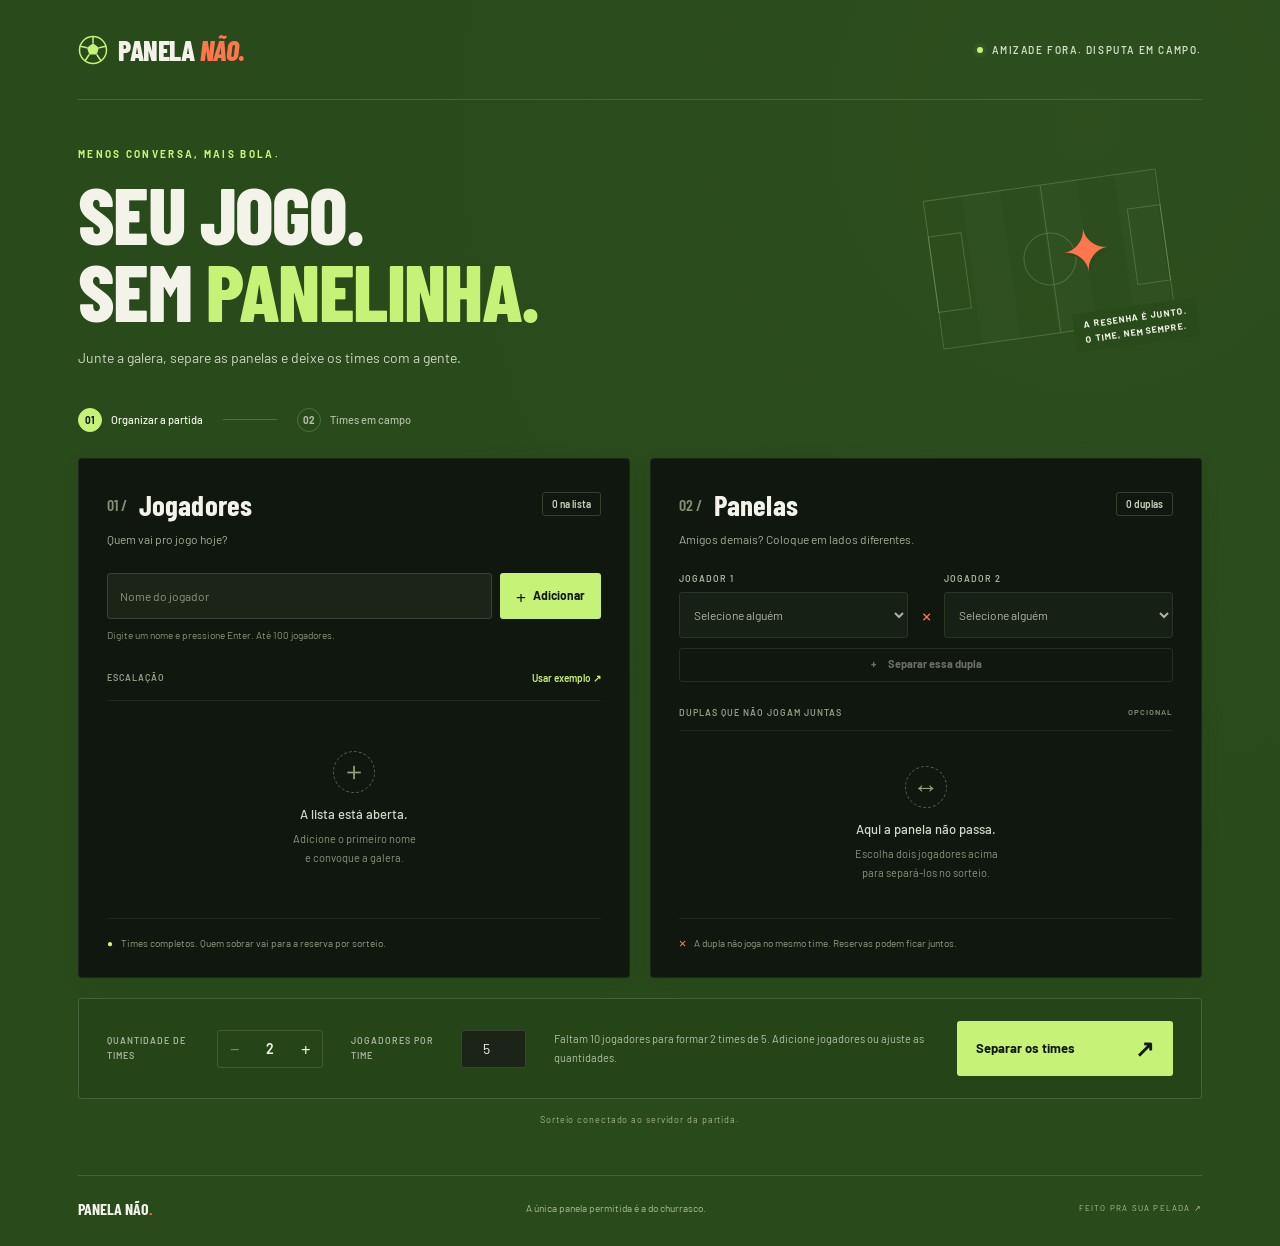
<file: Front/index.html>
<!doctype html>
<html lang="pt-BR">
<head>
  <meta charset="UTF-8">
  <meta name="viewport" content="width=device-width, initial-scale=1">
  <meta name="theme-color" content="#294a1b">
  <title>Panela Não — Monte sua partida</title>
  <link rel="icon" href="assets/ball.svg" type="image/svg+xml">
  <link rel="stylesheet" href="styles.css">
  <script defer src="js/config.js"></script>
  <script defer src="js/core.js"></script>
  <script defer src="js/storage.js"></script>
  <script defer src="js/api.js"></script>
  <script defer src="js/app.js"></script>
</head>
<body>
  <div class="site-shell">
    <header class="site-header">
      <a class="brand" href="index.html" aria-label="Panela Não, início"><img src="assets/ball.svg" alt="" width="30" height="30"><span>PANELA <em>NÃO</em><span class="brand-dot">.</span></span></a>
      <span class="header-note"><span class="status-dot"></span> AMIZADE FORA. DISPUTA EM CAMPO.</span>
    </header>
    <main id="main-content">
      <section class="intro" aria-labelledby="page-title">
        <div><p class="eyebrow">MENOS CONVERSA, MAIS BOLA.</p><h1 id="page-title">Seu jogo.<br>Sem <span>panelinha.</span></h1><p class="intro-copy">Junte a galera, separe as panelas e deixe os times com a gente.</p></div>
        <div class="pitch-mark" aria-hidden="true"><span class="pitch-center"></span><span class="pitch-goal left"></span><span class="pitch-goal right"></span><span class="pitch-ball">✦</span><span class="pitch-caption">A RESENHA É JUNTO.<br>O TIME, NEM SEMPRE.</span></div>
      </section>
      <nav class="steps" aria-label="Etapas da partida"><span class="step current" aria-current="step"><b>01</b> Organizar a partida</span><span class="step-line"></span><span class="step"><b>02</b> Times em campo</span></nav>
      <div id="notice" class="notice" role="status" aria-live="polite" hidden></div>
      <div class="setup-grid">
        <section class="panel players-panel" aria-labelledby="players-title">
          <div class="panel-heading"><div class="panel-title"><span class="section-number">01 /</span><h2 id="players-title">Jogadores</h2></div><span class="count-badge" id="player-count">0 na lista</span></div>
          <p class="panel-description">Quem vai pro jogo hoje?</p>
          <form id="player-form" class="player-form">
            <label class="sr-only" for="player-name">Nome do jogador</label>
            <div class="input-action"><input id="player-name" name="player" maxlength="49" placeholder="Nome do jogador" autocomplete="off" required><button class="button button-lime add-button" type="submit"><span aria-hidden="true">+</span> Adicionar</button></div>
            <p class="field-hint">Digite um nome e pressione Enter. Até 100 jogadores.</p>
          </form>
          <div class="list-heading"><span>ESCALAÇÃO</span><button class="text-button" id="load-example" type="button">Usar exemplo <span aria-hidden="true">↗</span></button></div>
          <ul id="player-list" class="player-list" aria-label="Jogadores cadastrados"></ul>
          <div id="players-empty" class="empty-state"><span class="empty-icon" aria-hidden="true">＋</span><h3>A lista está aberta.</h3><p>Adicione o primeiro nome<br>e convoque a galera.</p></div>
          <div class="panel-bottom"><span class="tiny-ball" aria-hidden="true">●</span> Times completos. Quem sobrar vai para a reserva por sorteio.</div>
        </section>
        <section class="panel restrictions-panel" aria-labelledby="restrictions-title">
          <div class="panel-heading"><div class="panel-title"><span class="section-number">02 /</span><h2 id="restrictions-title">Panelas</h2></div><span class="count-badge" id="restriction-count">0 duplas</span></div>
          <p class="panel-description">Amigos demais? Coloque em lados diferentes.</p>
          <form id="restriction-form">
            <div class="pair-fields"><div><label for="player-one">JOGADOR 1</label><select id="player-one" required disabled><option value="">Selecione alguém</option></select></div><span class="pair-divider" aria-hidden="true">×</span><div><label for="player-two">JOGADOR 2</label><select id="player-two" required disabled><option value="">Selecione alguém</option></select></div></div>
            <button class="button button-outline restriction-add" id="add-restriction" type="submit" disabled><span aria-hidden="true">+</span> Separar essa dupla</button>
          </form>
          <div class="list-heading"><span>DUPLAS QUE NÃO JOGAM JUNTAS</span><span class="optional-label">OPCIONAL</span></div>
          <ul id="restriction-list" class="restriction-list" aria-label="Duplas em times diferentes"></ul>
          <div id="restrictions-empty" class="empty-state"><span class="empty-icon split-icon" aria-hidden="true">↔</span><h3>Aqui a panela não passa.</h3><p>Escolha dois jogadores acima<br>para separá-los no sorteio.</p></div>
          <div class="panel-bottom"><span class="mini-cross" aria-hidden="true">×</span> A dupla não joga no mesmo time. Reservas podem ficar juntos.</div>
        </section>
      </div>
      <section class="match-bar" aria-label="Configuração do sorteio">
        <div class="team-setting"><label for="team-count">QUANTIDADE DE TIMES</label><div class="stepper"><button id="decrease-teams" type="button" aria-label="Diminuir quantidade de times">−</button><input id="team-count" type="number" min="2" max="12" step="1" value="2" inputmode="numeric" aria-describedby="team-summary"><button id="increase-teams" type="button" aria-label="Aumentar quantidade de times">+</button></div></div>
        <div class="team-setting"><label for="players-per-team">JOGADORES POR TIME</label><input id="players-per-team" class="team-size-input" type="number" min="1" max="50" step="1" value="5" inputmode="numeric" aria-describedby="team-summary"></div>
        <p id="team-summary" class="team-summary">Adicione 10 jogadores para formar 2 times de 5.</p>
        <button id="draw-teams" class="button button-lime draw-button" type="button">Separar os times <span aria-hidden="true">↗</span></button>
      </section>
      <p class="demo-note" id="mode-note">MODO DEMONSTRAÇÃO · Sorteio feito neste navegador.</p>
    </main>
    <footer class="site-footer"><span>PANELA NÃO<span class="brand-dot">.</span></span><p>A única panela permitida é a do churrasco.</p><span>FEITO PRA SUA PELADA <span aria-hidden="true">↗</span></span></footer>
  </div>
</body>
</html>
</file>
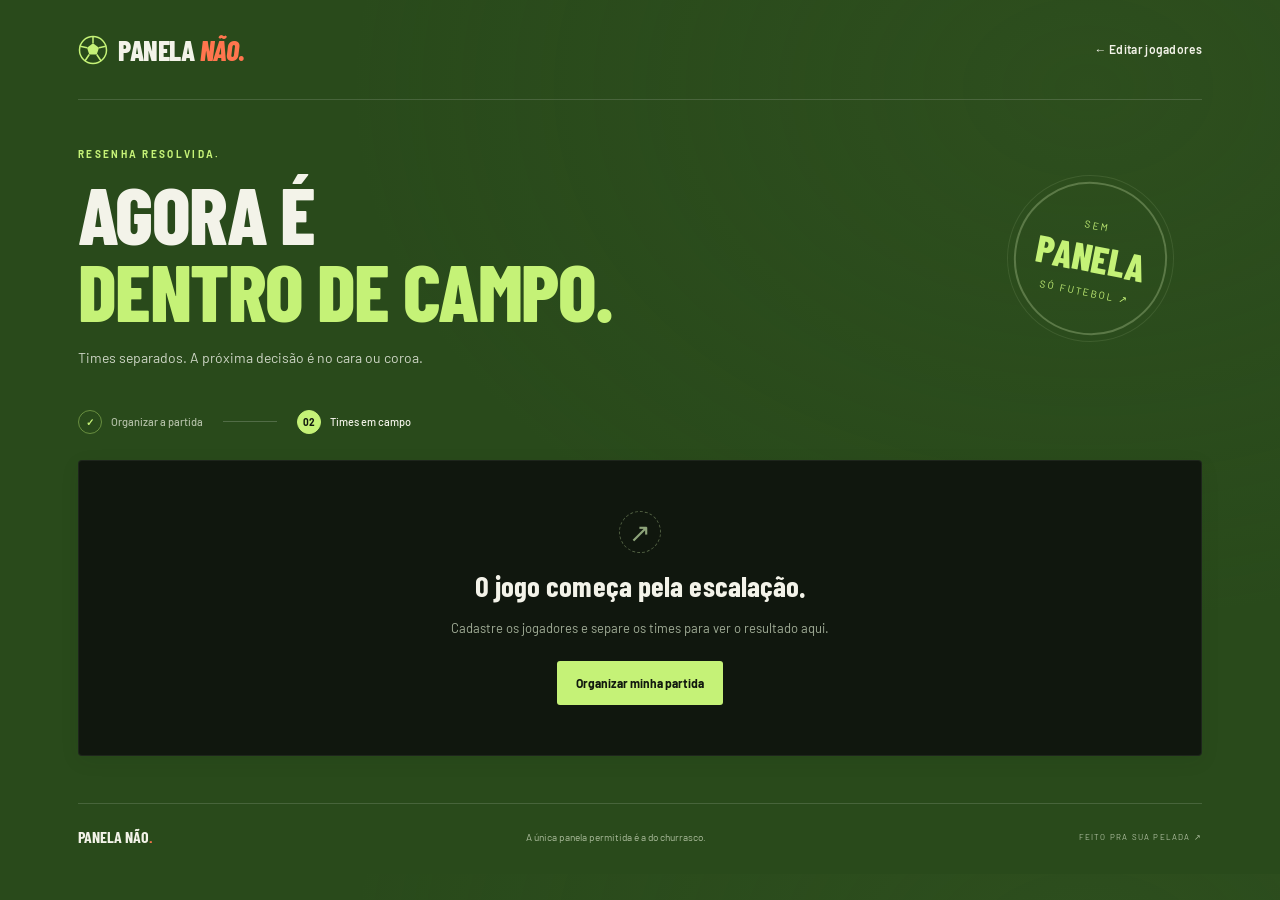
<file: Front/times.html>
<!doctype html>
<html lang="pt-BR">
<head>
  <meta charset="UTF-8">
  <meta name="viewport" content="width=device-width, initial-scale=1">
  <meta name="theme-color" content="#294a1b">
  <title>Times em campo — Panela Não</title>
  <link rel="icon" href="assets/ball.svg" type="image/svg+xml">
  <link rel="stylesheet" href="styles.css">
  <script defer src="js/config.js"></script>
  <script defer src="js/core.js"></script>
  <script defer src="js/storage.js"></script>
  <script defer src="js/api.js"></script>
  <script defer src="js/times.js"></script>
</head>
<body>
  <div class="site-shell">
    <header class="site-header"><a class="brand" href="index.html" aria-label="Panela Não, início"><img src="assets/ball.svg" alt="" width="30" height="30"><span>PANELA <em>NÃO</em><span class="brand-dot">.</span></span></a><a class="header-link" href="index.html">← Editar jogadores</a></header>
    <main id="main-content">
      <section class="intro results-intro"><div><p class="eyebrow">RESENHA RESOLVIDA.</p><h1>Agora é<br><span>dentro de campo.</span></h1><p class="intro-copy">Times separados. A próxima decisão é no cara ou coroa.</p></div><div class="result-stamp" aria-hidden="true"><span>SEM</span><strong>PANELA</strong><span>SÓ FUTEBOL ↗</span></div></section>
      <nav class="steps" aria-label="Etapas da partida"><a class="step completed" href="index.html"><b>✓</b> Organizar a partida</a><span class="step-line"></span><span class="step current" aria-current="step"><b>02</b> Times em campo</span></nav>
      <div id="notice" class="notice" role="status" aria-live="polite" hidden></div>
      <div id="results-content" hidden>
        <section class="result-summary" aria-label="Resumo do sorteio"><span><i class="status-dot"></i> PARTIDA ORGANIZADA</span><p id="result-stats"></p><span class="verified-label">✓ Panelas separadas</span></section>
        <div id="teams-grid" class="teams-grid"></div>
        <section class="result-actions" aria-label="Ações do sorteio"><a href="index.html" class="button button-outline">← Editar partida</a><div><button id="copy-teams" type="button" class="button button-outline">Copiar times <span aria-hidden="true">⧉</span></button><button id="redraw-teams" type="button" class="button button-lime">Sortear de novo <span aria-hidden="true">↻</span></button></div></section>
      </div>
      <section id="no-results" class="panel no-results" hidden><span class="empty-icon" aria-hidden="true">↗</span><h2>O jogo começa pela escalação.</h2><p>Cadastre os jogadores e separe os times para ver o resultado aqui.</p><a class="button button-lime" href="index.html">Organizar minha partida</a></section>
      <p class="demo-note" id="mode-note"></p>
    </main>
    <footer class="site-footer"><span>PANELA NÃO<span class="brand-dot">.</span></span><p>A única panela permitida é a do churrasco.</p><span>FEITO PRA SUA PELADA <span aria-hidden="true">↗</span></span></footer>
  </div>
</body>
</html>
</file>
<file: Front/styles.css>
@import url('https://fonts.googleapis.com/css2?family=Barlow+Condensed:wght@500;600;700;800;900&family=Barlow:wght@400;500;600;700;800&display=swap');

:root{color-scheme:dark;--field:#294a1b;--ink:#11180e;--panel:#10170e;--lime:#c5f277;--white:#f3f3e9;--muted:#a1ad97;--line:#34412c;--orange:#ff754e;--body:'Barlow',Arial,sans-serif;--display:'Barlow Condensed','Arial Narrow',Impact,sans-serif}
*{box-sizing:border-box}body{margin:0;background:var(--field);color:var(--white);font-family:var(--body);font-size:15px;background-image:radial-gradient(ellipse at 85% 10%,#3b5b2638,transparent 48%)}button,input,select{font:inherit}button,a,input,select{-webkit-tap-highlight-color:transparent}button,a{touch-action:manipulation}button{cursor:pointer}a{color:inherit;text-decoration:none}button:disabled{cursor:not-allowed;opacity:.4}button:focus-visible,a:focus-visible{outline:2px solid var(--lime);outline-offset:5px}input:focus,select:focus{outline:2px solid var(--lime);outline-offset:1px}[hidden]{display:none!important}.site-shell{max-width:1220px;padding:0 48px;margin:auto}.site-header{height:100px;display:flex;align-items:center;justify-content:space-between;border-bottom:1px solid #ffffff24;gap:20px}.brand{display:flex;align-items:center;gap:10px;font:800 28px var(--display);letter-spacing:-.5px;white-space:nowrap}.brand em{font-style:italic;color:var(--orange)}.brand-dot{color:var(--orange)}.header-note,.header-link{font-size:10px;letter-spacing:1.6px;font-weight:600}.header-note{display:flex;align-items:center;gap:9px;color:#d1ddc7}.status-dot{width:6px;height:6px;background:var(--lime);display:inline-block;border-radius:50%;box-shadow:0 0 0 4px #c5f2770d}.header-link{font-size:12px;letter-spacing:.3px}.header-link:hover{color:var(--lime)}.intro{display:flex;align-items:center;justify-content:space-between;padding:48px 0 38px;gap:32px}.eyebrow{font-size:10px;font-weight:700;letter-spacing:2.3px;color:var(--lime);margin:0 0 15px}h1{font:800 clamp(54px,6.3vw,84px)/.95 var(--display);letter-spacing:-1.6px;text-transform:uppercase;margin:0}h1 span{color:var(--lime)}.intro-copy{font-size:14px;color:#ced6c6;line-height:1.6;margin:19px 0 0}.pitch-mark{width:235px;height:150px;position:relative;flex-shrink:0;margin-right:35px;transform:rotate(-8deg);border:1px solid #bad6993d;background:repeating-linear-gradient(90deg,transparent 0,transparent 38px,#ffffff04 38px,#ffffff04 77px)}.pitch-mark:before{content:'';position:absolute;top:0;bottom:0;left:50%;border-left:1px solid #bad6993d}.pitch-center{position:absolute;left:50%;top:50%;width:53px;height:53px;border:1px solid #bad6993d;border-radius:50%;transform:translate(-50%,-50%)}.pitch-goal{position:absolute;top:35px;width:34px;height:77px;border:1px solid #bad6993d}.pitch-goal.left{left:-1px}.pitch-goal.right{right:-1px}.pitch-ball{position:absolute;left:55%;top:26%;font-size:60px;color:var(--orange);line-height:1;text-shadow:3px 3px var(--field)}.pitch-caption{position:absolute;font-size:9px;line-height:1.6;font-weight:700;letter-spacing:1px;background:var(--field);padding:5px 10px;bottom:-23px;right:-22px}.steps{display:flex;align-items:center;gap:20px;margin:0 0 26px}.step{display:flex;align-items:center;gap:9px;font-size:11px;color:#b1bea5;font-weight:500}.step b{font-size:10px;border:1px solid #ffffff30;width:24px;height:24px;display:grid;place-items:center;border-radius:50%}.step.current{color:var(--white)}.step.current b{color:var(--ink);border-color:var(--lime);background:var(--lime)}.step.completed b{color:var(--lime);border-color:#c5f27766}.step-line{width:54px;height:1px;background:#ffffff30}.setup-grid{display:grid;grid-template-columns:1fr 1fr;gap:20px}.panel{background:var(--panel);border:1px solid #ffffff0f;padding:28px;box-shadow:0 5px 20px #15250d12;border-radius:4px;min-width:0;display:flex;flex-direction:column}.panel-heading{display:flex;align-items:center;justify-content:space-between;gap:12px}.panel-title{display:flex;align-items:center;gap:12px}.section-number{font:600 16px var(--display);color:#829274}.panel h2{font:700 29px var(--display);margin:0;letter-spacing:.1px}.count-badge{font-size:10px;font-weight:600;border:1px solid var(--line);border-radius:3px;padding:5px 9px;white-space:nowrap;color:#c9d3bf}.panel-description{color:var(--muted);font-size:12px;margin:8px 0 25px;line-height:1.5}.input-action{display:flex;gap:8px}input,select{background:#1b2417;border:1px solid #39432f;border-radius:3px;color:var(--white);min-width:0;height:46px;padding:0 12px;font-size:12px}input::placeholder{color:#8a967f}.input-action input{flex:1;width:100%}.button{min-height:44px;border-radius:3px;padding:12px 18px;display:inline-flex;align-items:center;justify-content:center;gap:12px;border:1px solid transparent;font-weight:700;font-size:12px;line-height:1.3;transition:background .15s,transform .15s,color .15s}.button:hover:not(:disabled){transform:translateY(-1px)}.button-lime{background:var(--lime);color:var(--ink)}.button-lime:hover:not(:disabled){background:#d5ff92}.button-outline{border-color:#45523a;background:transparent;color:var(--white)}.button-outline:hover:not(:disabled){background:#293323;border-color:#788a68}.add-button{gap:7px;padding:12px 15px}.add-button>span{font-size:20px;font-weight:400;line-height:.7}.field-hint{font-size:10px;color:#849278;margin:9px 0 0;line-height:1.5}.list-heading{display:flex;align-items:center;justify-content:space-between;gap:10px;font-size:9px;font-weight:600;letter-spacing:1px;color:#8f9e83;border-bottom:1px solid #ffffff12;padding:0 0 12px;margin-top:25px}.text-button{border:0;background:none;color:var(--lime);font-size:10px;font-weight:600;padding:4px 0;letter-spacing:0;white-space:nowrap}.text-button:hover{text-decoration:underline}.optional-label{font-size:8px;color:#87947b}.player-list,.restriction-list{list-style:none;padding:0;margin:0;max-height:290px;overflow:auto;scrollbar-width:thin;scrollbar-color:#445338 transparent}.player-row,.restriction-row{display:flex;align-items:center;gap:12px;border-bottom:1px solid #ffffff0b;min-height:53px;padding:8px 0}.player-number{font:500 14px var(--display);color:#6f8063;min-width:21px}.player-avatar{display:grid;place-items:center;width:29px;height:29px;border-radius:50%;background:#29351f;color:#c6d4b7;font-size:10px;font-weight:600;flex-shrink:0}.player-row .player-name{font-size:13px;font-weight:500;overflow-wrap:anywhere;flex:1}.remove-button{border:0;border-radius:3px;background:transparent;color:#94a186;width:32px;height:32px;display:grid;place-items:center;font-size:19px;flex-shrink:0}.remove-button:hover{background:#ff754e18;color:var(--orange)}.empty-state{min-height:217px;display:flex;flex:1;align-items:center;justify-content:center;flex-direction:column;text-align:center;padding:24px 0;color:var(--muted)}.empty-icon{width:42px;height:42px;border:1px dashed #526143;border-radius:50%;font-size:26px;display:grid;place-items:center;color:#8ea47a;margin-bottom:13px}.empty-state h3{color:#d1dac8;font-size:13px;font-weight:500;margin:0 0 8px}.empty-state p{font-size:11px;line-height:1.7;margin:0;color:#85957a}.panel-bottom{margin-top:auto;padding-top:18px;border-top:1px solid #ffffff12;font-size:10px;color:#8b9c7f;display:flex;align-items:center;gap:8px}.tiny-ball{font-size:10px;color:var(--lime)}.pair-fields{display:grid;grid-template-columns:minmax(0,1fr) 20px minmax(0,1fr);gap:8px;align-items:end}.pair-fields label,.team-setting>label{display:block;font-size:9px;letter-spacing:1px;color:#a7b39d;font-weight:600;margin-bottom:8px}.pair-fields select{width:100%;padding:0 25px 0 10px;text-overflow:ellipsis}.pair-divider{height:46px;display:grid;place-items:center;color:var(--orange);font-size:22px}.restriction-add{width:100%;min-height:34px;margin-top:10px;padding:8px 12px;font-size:11px}.mini-cross{color:var(--orange);font-size:17px;line-height:.6}.restrictions-panel .empty-state{min-height:174px}.restriction-row .pair-names{display:flex;align-items:center;flex-wrap:wrap;gap:8px;flex:1;min-width:0;font-size:12px;overflow-wrap:anywhere}.pair-names span:not(.versus){background:#202b19;border:1px solid #39462e;padding:6px 9px;border-radius:3px;max-width:100%;overflow-wrap:anywhere}.versus{color:var(--orange);font-size:12px}.match-bar{margin-top:20px;display:flex;align-items:center;gap:28px;padding:22px 28px;border:1px solid #ffffff26;border-radius:4px;background:#203c1660}.team-setting{display:flex;align-items:center;gap:20px}.team-setting>label{line-height:1.6;margin:0;max-width:90px}.stepper{display:flex;align-items:center;border:1px solid #6c805966;border-radius:3px;overflow:hidden;flex-shrink:0}.stepper button{width:33px;height:36px;border:0;background:transparent;color:var(--white);font-size:19px}.stepper button:hover{background:#ffffff0e}.stepper input{border:0;border-radius:0;background:transparent;width:38px;height:36px;text-align:center;font-size:14px;font-weight:600;padding:0;appearance:textfield;-moz-appearance:textfield}.stepper input::-webkit-inner-spin-button,.stepper input::-webkit-outer-spin-button{-webkit-appearance:none;margin:0}.team-summary{font-size:11px;line-height:1.7;color:#b2c0a5;margin:0;flex:1}.draw-button{min-height:48px;min-width:216px;justify-content:space-between;font-size:13px}.draw-button span{font-size:23px}.demo-note{text-align:center;font-size:9px;letter-spacing:.9px;color:#a4b696;margin:14px 0 0;line-height:1.6}.site-footer{display:flex;justify-content:space-between;gap:20px;align-items:center;border-top:1px solid #ffffff24;margin-top:47px;padding:23px 0 28px}.site-footer>span:first-child{font:700 16px var(--display)}.site-footer p{font-size:10px;color:#aabb9b;margin:0}.site-footer>span:last-child{font-size:8px;letter-spacing:1.2px;color:#b2c2a4}.notice{margin:0 0 18px;padding:13px 16px;border:1px solid #a7d36477;background:#1c3212;color:#e2f5cb;font-size:13px;line-height:1.6;border-radius:3px;overflow-wrap:anywhere}.notice.error{border-color:#ff987577;color:#ffd9cd;background:#39271d}.sr-only{position:absolute;width:1px;height:1px;padding:0;margin:-1px;overflow:hidden;clip:rect(0,0,0,0);white-space:nowrap;border:0}.results-intro{padding-bottom:40px}.result-stamp{border:2px solid #b9d29c55;border-radius:50%;width:153px;height:153px;display:flex;align-items:center;justify-content:center;flex-direction:column;transform:rotate(11deg);color:var(--lime);margin-right:35px;outline:1px solid #b9d29c22;outline-offset:6px;flex-shrink:0}.result-stamp span{font-size:10px;letter-spacing:2px}.result-stamp strong{font:800 38px var(--display);margin:3px 0 6px}.result-summary{display:flex;align-items:center;justify-content:space-between;gap:20px;margin:32px 0 19px}.result-summary>span:first-child{font-size:10px;letter-spacing:1.2px;display:flex;align-items:center;gap:9px}.result-summary p{font-size:11px;color:#bdccb0;margin:0}.verified-label{color:var(--lime);font-size:11px}.teams-grid{display:grid;grid-template-columns:repeat(2,minmax(0,1fr));gap:20px}.team-card{position:relative;overflow:hidden;min-width:0;background:var(--panel);border:1px solid #ffffff12;border-top:3px solid var(--team-color,var(--lime));border-radius:4px;padding:27px 28px 17px}.team-card-header{display:flex;align-items:center;justify-content:space-between;gap:16px;padding-bottom:23px}.team-identity{display:flex;align-items:center;gap:13px;min-width:0}.team-shirt{color:var(--team-color);width:32px;height:36px;flex-shrink:0}.team-card h2{font:700 33px var(--display);text-transform:uppercase;margin:0;overflow-wrap:anywhere}.team-card-header .count-badge{font-size:9px}.team-roster{list-style:none;margin:0;padding:0}.team-roster li{display:flex;align-items:center;gap:15px;padding:14px 0;border-top:1px solid #ffffff10;font-size:14px;overflow-wrap:anywhere}.team-roster li>span:first-child{color:#7c8a70;font:500 15px var(--display);width:22px;flex-shrink:0}.team-roster li>span:last-child{min-width:0}.team-card-footer{display:flex;justify-content:space-between;color:#829475;letter-spacing:1.5px;font-size:8px;margin-top:16px;padding-top:15px;border-top:1px solid #ffffff12}.result-actions{display:flex;align-items:center;justify-content:space-between;gap:16px;margin-top:25px}.result-actions>div{display:flex;gap:12px}.result-actions .button-lime{min-width:180px}.no-results{align-items:center;text-align:center;padding:50px 20px;gap:15px}.no-results p{color:var(--muted);line-height:1.6;max-width:380px;font-size:13px;margin:0}.no-results .empty-icon{margin:0}.no-results .button{margin-top:8px}
@media(min-width:1450px){.intro{padding-top:58px}.site-header{height:110px}.panel{padding:30px}.empty-state{min-height:245px}.restrictions-panel .empty-state{min-height:202px}.site-footer{margin-top:55px}}
@media(max-width:1000px){.site-shell{padding:0 28px}.panel{padding:23px 20px}.setup-grid{gap:16px}.match-bar{gap:20px;padding:20px}.team-setting{gap:12px}.draw-button{min-width:185px}.pitch-mark{margin-right:16px}.input-action{gap:6px}.add-button{font-size:11px;padding:12px 10px}.result-summary{flex-wrap:wrap;gap:12px}.team-card{padding:23px 20px 17px}}
@media(max-width:760px){.site-header{height:80px}.header-note{font-size:8px;max-width:170px;line-height:1.7;text-align:right;letter-spacing:1px}.intro{padding:36px 0 32px}.pitch-mark{width:155px;height:114px;margin-right:15px}.pitch-goal{top:28px;height:57px;width:24px}.pitch-caption{font-size:7px}.pitch-ball{font-size:45px}.intro-copy{font-size:12px;max-width:320px}.setup-grid{grid-template-columns:1fr}.panel{padding:25px}.empty-state{min-height:160px}.restrictions-panel .empty-state{min-height:145px}.match-bar{flex-wrap:wrap;gap:18px}.team-summary{min-width:150px}.draw-button{width:100%}.team-setting>label{max-width:95px}.site-footer p{max-width:150px;text-align:center;line-height:1.7}.site-footer>span:last-child{max-width:90px;line-height:1.7;text-align:right}.teams-grid{gap:14px}.team-card{padding:22px 18px 16px}.team-card-header{gap:10px;flex-wrap:wrap}.team-card h2{font-size:28px}.team-shirt{width:26px}.team-card-header .count-badge{font-size:8px}.result-stamp{width:118px;height:118px;margin-right:10px}.result-stamp strong{font-size:29px}.result-stamp span{font-size:8px}.result-actions{align-items:stretch}.result-actions>div{gap:8px}.result-actions .button{font-size:11px;padding:12px;min-width:0}.result-actions .button-lime{min-width:145px}}
@media(max-width:480px){.site-shell{padding:0 18px}.brand{font-size:25px;gap:8px}.brand img{width:25px;height:25px}.header-note{max-width:130px;font-size:7px;letter-spacing:.8px}.header-note .status-dot{display:none}.intro{gap:10px}h1{font-size:57px}.pitch-mark{display:none}.intro-copy{font-size:12px}.steps{gap:12px;margin-bottom:22px}.step{font-size:10px;gap:6px}.step-line{width:25px}.panel{padding:22px 18px}.panel h2{font-size:27px}.count-badge{font-size:9px}.panel-description{font-size:11px}.input-action input{font-size:11px;padding:0 10px}.add-button{gap:5px;font-size:10px}.pair-fields{gap:5px;grid-template-columns:minmax(0,1fr) 16px minmax(0,1fr)}.pair-fields select{font-size:11px;padding-left:8px}.match-bar{padding:19px 18px;gap:16px}.team-setting{gap:10px}.team-setting>label{font-size:8px;max-width:80px}.stepper button{width:27px}.stepper input{width:27px}.team-summary{font-size:10px;min-width:105px}.site-footer{margin-top:34px;gap:12px;flex-wrap:wrap}.site-footer p{font-size:9px;text-align:right;max-width:175px}.site-footer>span:last-child{display:none}.result-stamp{display:none}.results-intro h1{font-size:53px}.teams-grid{grid-template-columns:1fr}.team-card{padding:25px 23px 18px}.team-card-header{flex-wrap:nowrap}.team-card-header .count-badge{font-size:10px}.result-summary{margin-top:26px}.result-summary p{order:3;flex-basis:100%}.result-summary>span:first-child{font-size:8px;letter-spacing:.8px}.verified-label{font-size:10px}.result-actions{flex-direction:column-reverse}.result-actions>div{display:grid;grid-template-columns:1fr 1fr}.result-actions .button{min-width:0}.demo-note{font-size:8px;letter-spacing:.5px}}
@media(prefers-reduced-motion:reduce){*{scroll-behavior:auto!important;transition:none!important}}

.match-bar{flex-wrap:wrap}.team-size-input{width:65px;height:38px;text-align:center;font-size:14px;padding:0 6px}.team-summary{min-width:180px}
.team-bench{margin-top:20px;padding-top:16px;border-top:1px solid #ffffff14}.bench-header,.bench-identity{display:flex;align-items:center;gap:14px}.bench-header{justify-content:space-between;gap:10px;margin-bottom:12px}.bench-identity{min-width:0}.bench-identity h3{font:700 19px var(--display);text-transform:uppercase;letter-spacing:1px;color:var(--team-color);margin:0}.bench-art{width:90px;height:32px;object-fit:contain;flex-shrink:0;opacity:.85}.team-identity>.bench-art{width:38px;height:30px}.bench-count{font-size:10px;color:var(--muted);white-space:nowrap}.bench-roster{display:flex;flex-wrap:wrap;gap:8px;list-style:none;padding:0;margin:0}.bench-roster li{display:flex;align-items:center;gap:8px;max-width:100%;overflow-wrap:anywhere;border:1px solid #ffffff14;background:#ffffff04;border-radius:3px;padding:8px 11px;font-size:12px;color:#d1dac8}.bench-roster li:before{content:'';width:5px;height:5px;flex-shrink:0;border-radius:50%;background:var(--team-color)}
@media(max-width:480px){.bench-identity{gap:10px}.bench-art{width:70px;height:27px}.bench-header{gap:8px}.bench-identity h3{font-size:18px}}
</file>
